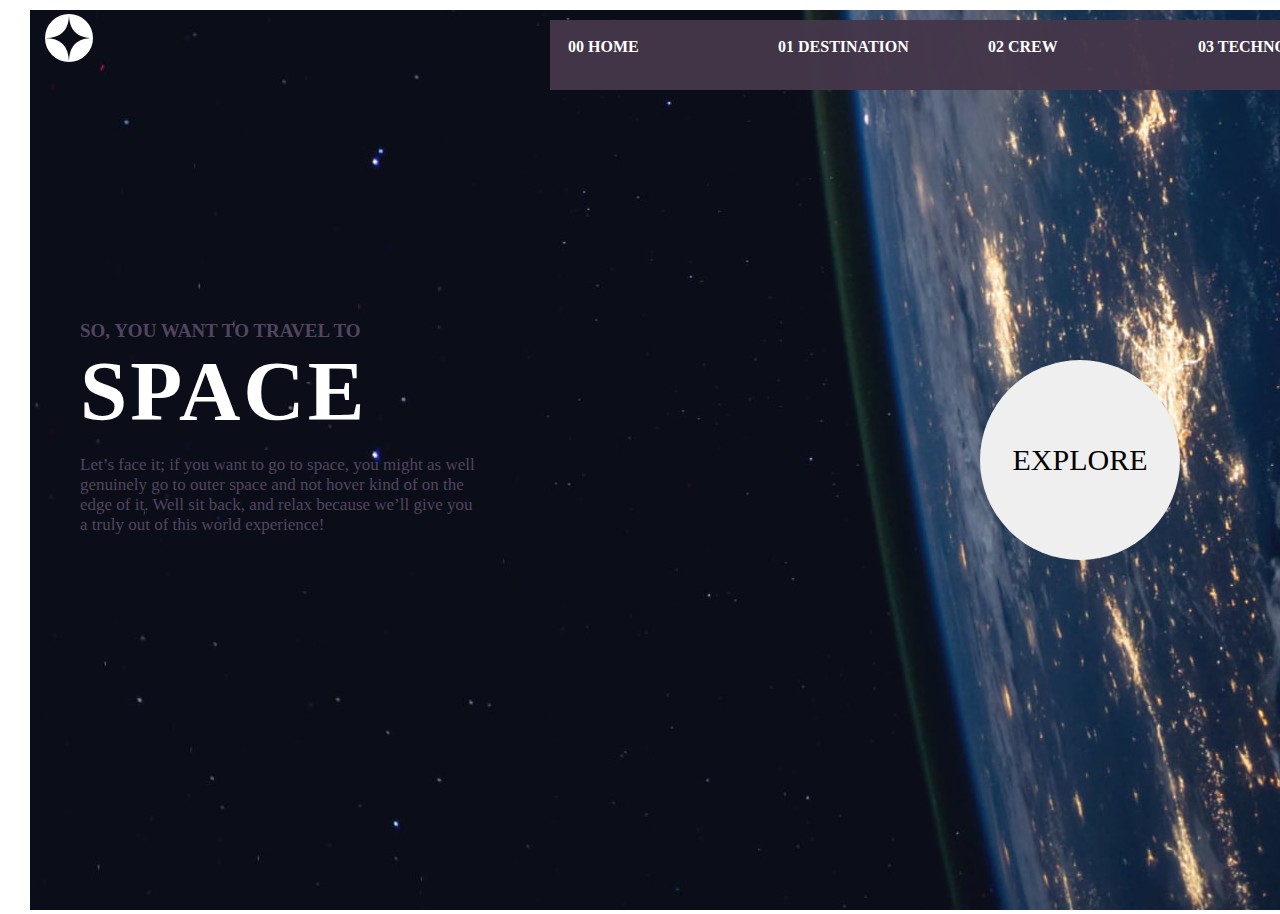
<file: space-tourism-website-main/index.html>
<!DOCTYPE html>
<html lang="en">
<head>
    <link rel="stylesheet" href="style.css">
    <meta charset="UTF-8">
    <meta http-equiv="X-UA-Compatible" content="IE=edge">
    <meta name="viewport" content="width=device-width, initial-scale=1.0">
    <title>Document</title>
</head>
<body>
   <div class="home">
    <div class="background-home-img">
        <img src="starter-code/assets/home/background-home-desktop.jpg" alt="">
    </div>
    <img class="logo" src="starter-code/assets/shared/logo.svg" alt="">
        <ul class="nav-link">
        <li> <a href="">00 Home</a> </li>
        <li> <a href="dest.html">01 Destination</a> </li>
        <li> <a href="crew.html">02 Crew</a> </li>
        <li> <a href="tech.html">03 Technology</a> </li>
    </ul>



    <div class="text">
       <h1> So, you want to travel to <br> <span>Space</span></h1>
       <h3>  Let’s face it; if you want to go to space, you might as well <br> genuinely go to 
        outer space and not hover kind of on the <br> edge of it. Well sit back, and relax 
        because we’ll give you <br> a truly out of this world experience!
      </h3>
    </div>
    

    <button class="btn">
        Explore
    </button>


   </div>


    <script src="val.js"></script>
</body>
</html>
</file>
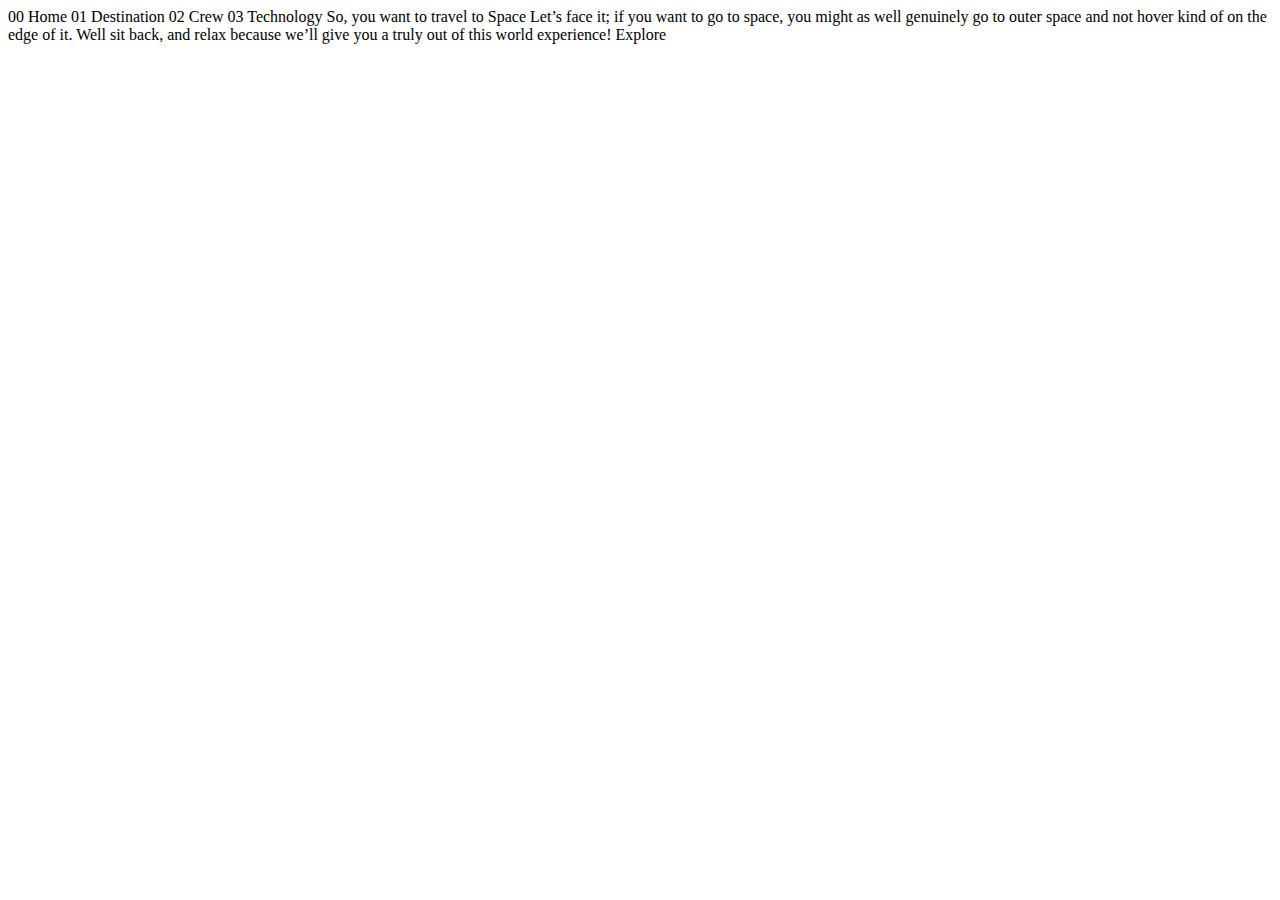
<file: space-tourism-website-main/starter-code/index.html>
<!DOCTYPE html>
<html lang="en">
<head>
  <meta charset="UTF-8">
  <meta name="viewport" content="width=device-width, initial-scale=1.0">

  <link rel="icon" type="image/png" sizes="32x32" href="./assets/favicon-32x32.png">
  
  <title>Frontend Mentor | Space tourism website</title>
</head>
<body>

  00 Home
  01 Destination
  02 Crew
  03 Technology

  So, you want to travel to
  Space
  Let’s face it; if you want to go to space, you might as well genuinely go to 
  outer space and not hover kind of on the edge of it. Well sit back, and relax 
  because we’ll give you a truly out of this world experience!

  Explore

</body>
</html>
</file>
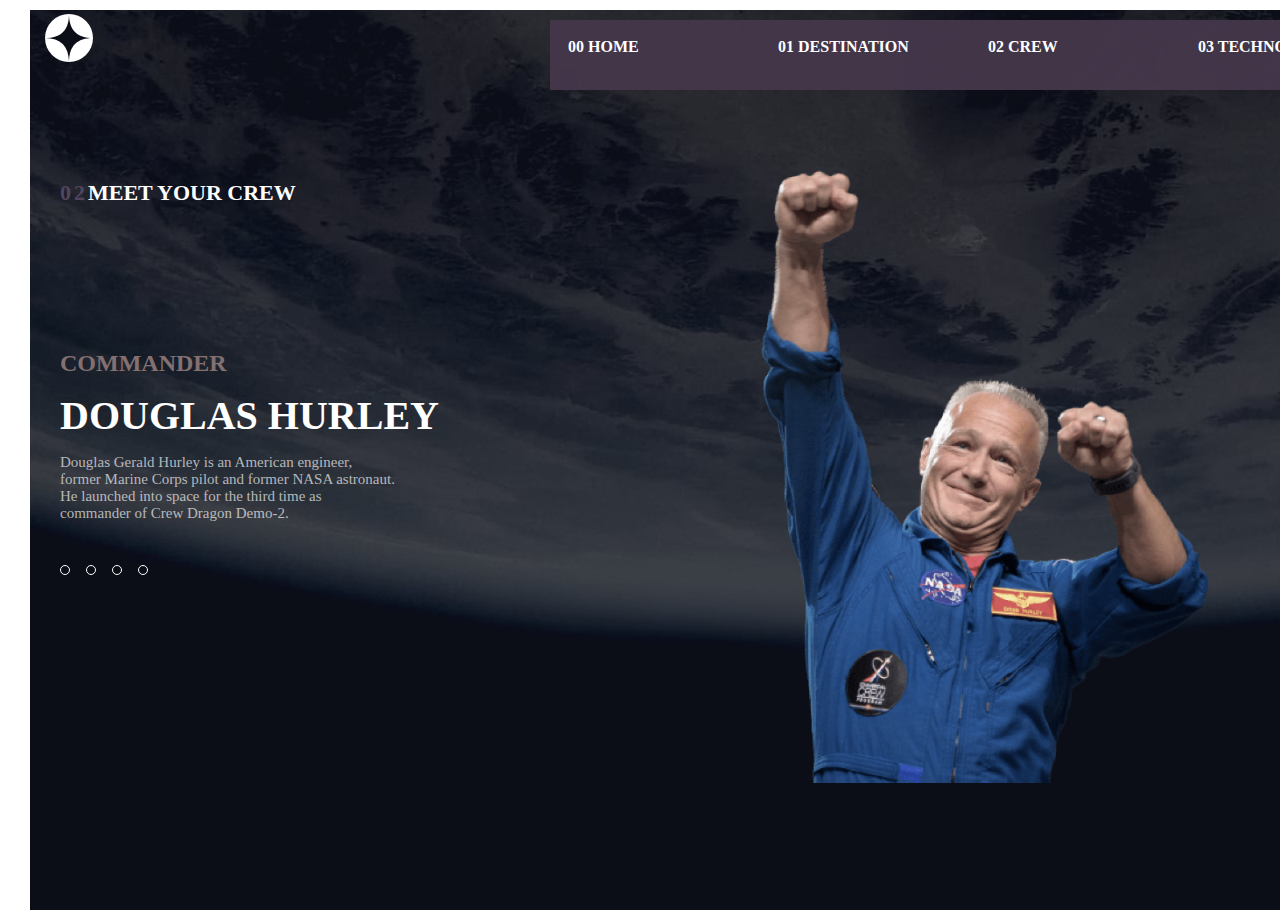
<file: space-tourism-website-main/crew.html>
<!DOCTYPE html>
<html lang="en">
<head>
    <link rel="stylesheet" href="style.css">
    
    <meta charset="UTF-8">
    <meta http-equiv="X-UA-Compatible" content="IE=edge">
    <meta name="viewport" content="width=device-width, initial-scale=1.0">
    <title>Document</title>
    
        
    
</head>
<body>
  <div class="home">
    <div class="background-home-img">
        <img src="starter-code/assets/crew/background-crew-desktop.jpg" alt="">
    </div>
    <img class="logo" src="starter-code/assets/shared/logo.svg" alt="">
        <ul class="nav-link">
        <li> <a href="index.html">00 Home</a> </li>
        <li> <a href="dest.html">01 Destination</a> </li>
        <li> <a href="">02 Crew</a> </li>
        <li> <a href="tech.html">03 Technology</a> </li>
    </ul>
    
    <div class="destination">
        <h1> <span> 02</span>Meet your crew</h1>
    </div>
<div class="crew-text">
    <h2>Commander</h2>
    <h1>Douglas Hurley</h1>
    <h3>Douglas Gerald Hurley is an American engineer, <br> former Marine Corps pilot 
        and former NASA astronaut. <br> He launched into space for the third time as <br>
        commander of Crew Dragon Demo-2. </h3>
</div>

<div id="buttons">
    <button id="btn5" onclick="window.open('crew.html','_self')"></button>
    <button id="btn2" onclick="window.open('crew5.html','_self')"></button>
    <button id="btn3" onclick="window.open('crew3.html','_self')"></button>
    <button id="btn4" onclick="window.open('crew4.html','_self')"></button>
</div>

<img src="starter-code/assets/crew/image-douglas-hurley.png" class="img-dougla" alt="">

 </div>



</body>
</html>
</file>
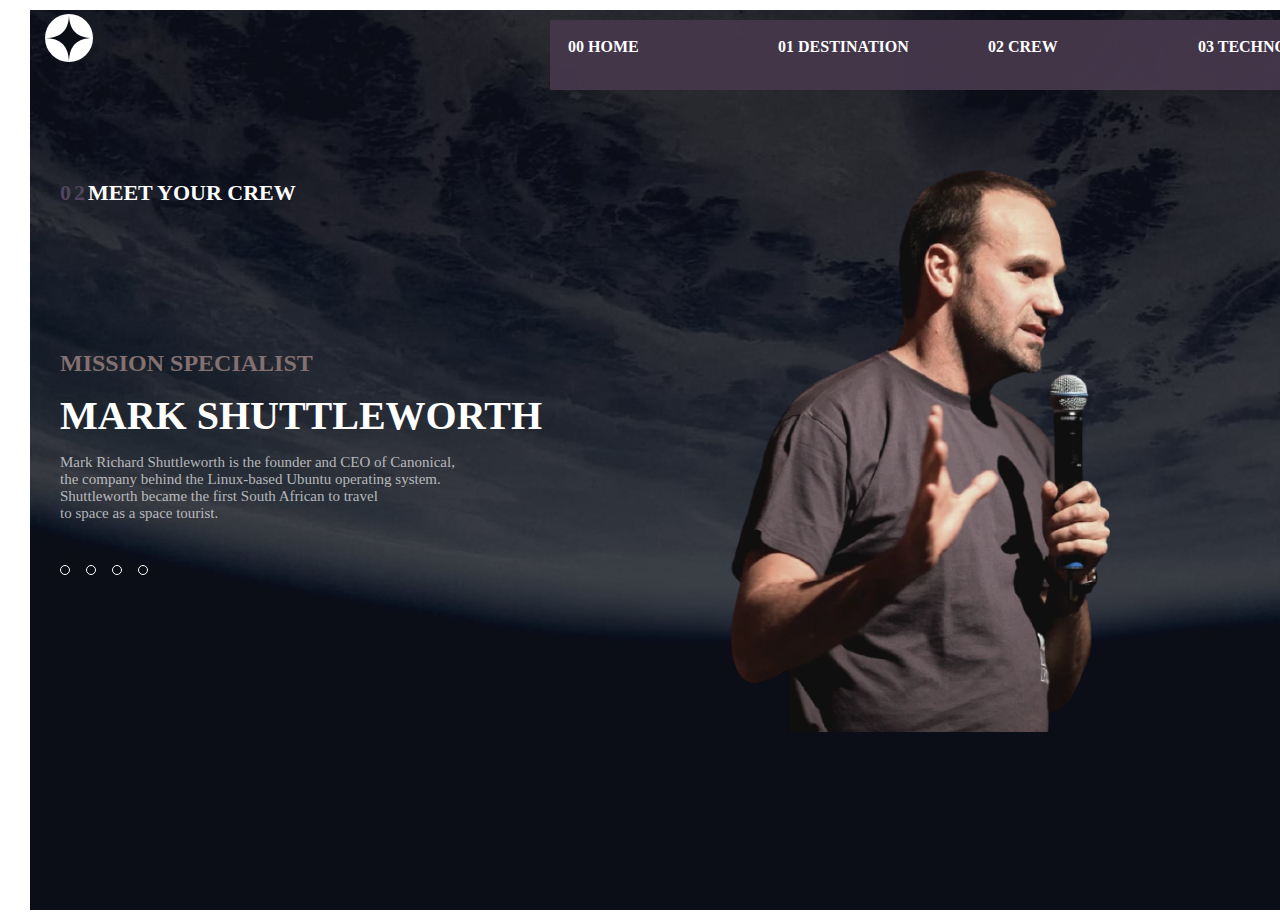
<file: space-tourism-website-main/crew3.html>
<!DOCTYPE html>
<html lang="en">
<head>
    <link rel="stylesheet" href="style.css">
    
    <meta charset="UTF-8">
    <meta http-equiv="X-UA-Compatible" content="IE=edge">
    <meta name="viewport" content="width=device-width, initial-scale=1.0">
    <title>Document</title>
</head>
<body>
    <div class="home3">
        <div class="background-home-img">
            <img src="starter-code/assets/crew/background-crew-desktop.jpg" alt="">
        </div>
        <img class="logo" src="starter-code/assets/shared/logo.svg" alt="">
            <ul class="nav-link">
            <li> <a href="index.html">00 Home</a> </li>
            <li> <a href="dest.html">01 Destination</a> </li>
            <li> <a href="">02 Crew</a> </li>
            <li> <a href="tech.html">03 Technology</a> </li>
        </ul>
        
        <div class="destination">
            <h1> <span> 02</span>Meet your crew</h1>
        </div>
    <div class="crew-text">
        <h2>Mission Specialist</h2>
        <h1> Mark Shuttleworth</h1>
        <h3> Mark Richard Shuttleworth is the founder and CEO of Canonical, <br> the company behind 
            the Linux-based Ubuntu operating system. <br> Shuttleworth became the first South 
            African to travel <br> to space as a space tourist. </h3>
    </div>
    
    <div id="buttons">
        <button id="btn5" onclick="window.open('crew.html','_self')"></button>
        <button id="btn2" onclick="window.open('crew5.html','_self')"></button>
        <button id="btn3"></button>
        <button id="btn4" onclick="window.open('crew4.html','_self')"></button>
    </div>
    
    <img src="starter-code/assets/crew/image-mark-shuttleworth.webp" class="img-ansari" alt="">
    
     </div>

</body>
</html>
</file>
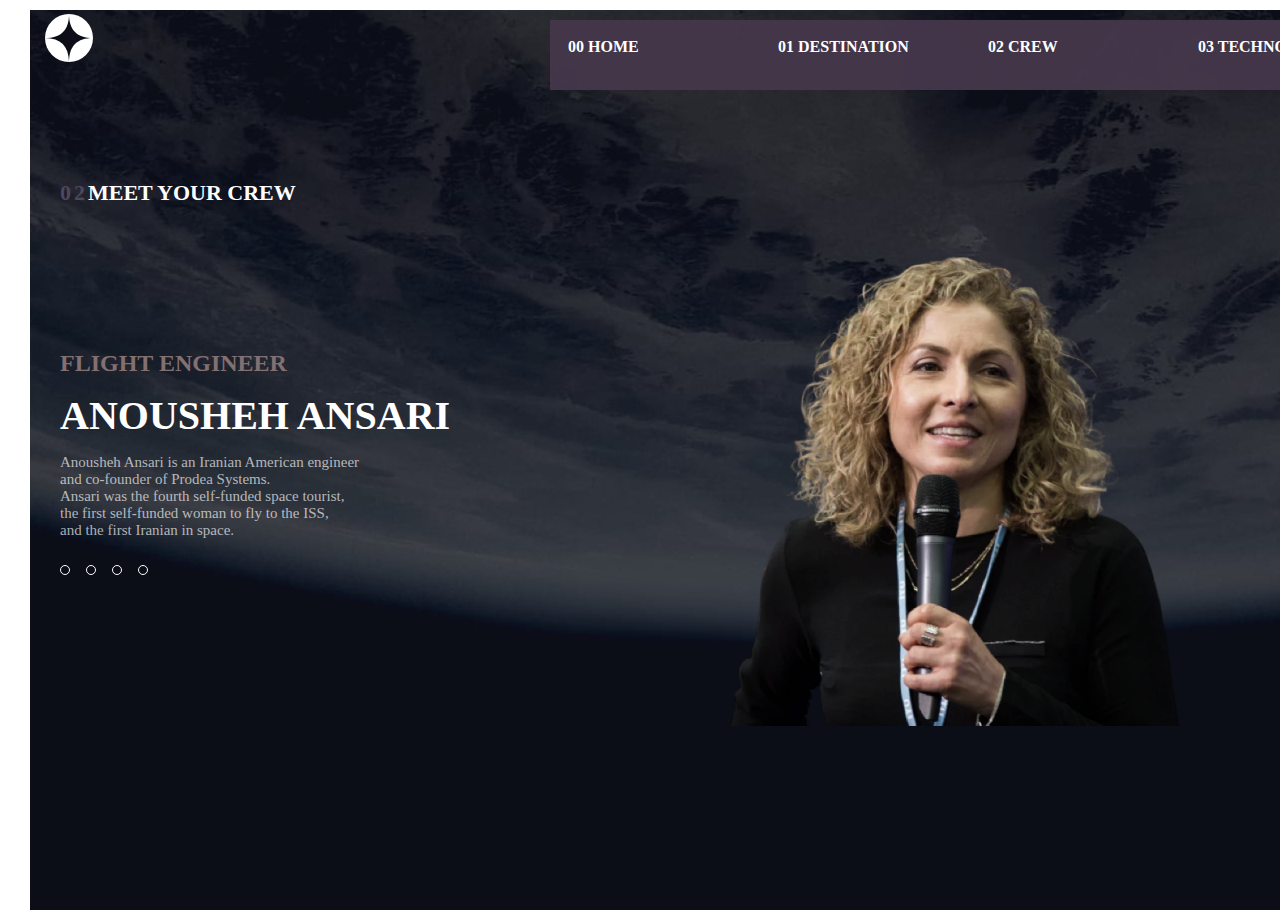
<file: space-tourism-website-main/crew4.html>
<!DOCTYPE html>
<html lang="en">
<head>
    <link rel="stylesheet" href="style.css">
    
    <meta charset="UTF-8">
    <meta http-equiv="X-UA-Compatible" content="IE=edge">
    <meta name="viewport" content="width=device-width, initial-scale=1.0">
    <title>Document</title>
</head>
<body>
    <div class="home3">
        <div class="background-home-img">
            <img src="starter-code/assets/crew/background-crew-desktop.jpg" alt="">
        </div>
        <img class="logo" src="starter-code/assets/shared/logo.svg" alt="">
            <ul class="nav-link">
            <li> <a href="index.html">00 Home</a> </li>
            <li> <a href="dest.html">01 Destination</a> </li>
            <li> <a href="">02 Crew</a> </li>
            <li> <a href="tech.html">03 Technology</a> </li>
        </ul>
        
        <div class="destination">
            <h1> <span> 02</span>Meet your crew</h1>
        </div>
    <div class="crew-text">
        <h2>Flight Engineer</h2>
        <h1> Anousheh Ansari</h1>
        <h3> Anousheh Ansari is an Iranian American engineer <br> and co-founder of Prodea Systems. <br>
            Ansari was the fourth self-funded space tourist,<br> the first self-funded woman to 
            fly to the ISS,<br> and the first Iranian in space. </h3>
    </div>
    
    <div id="buttons">
        <button id="btn5" onclick="window.open('crew.html','_self')"></button>
        <button id="btn2" onclick="window.open('crew5.html','_self')"></button>
        <button id="btn3" onclick="window.open('crew3.html','_self')"></button>
        <button id="btn4" onclick="window.open('crew4.html','_self')"></button>
    </div>
    
    <img src="starter-code/assets/crew/image-anousheh-ansari.webp" class="img-ansar" alt="">
    
     </div>

</body>
</html>
</file>
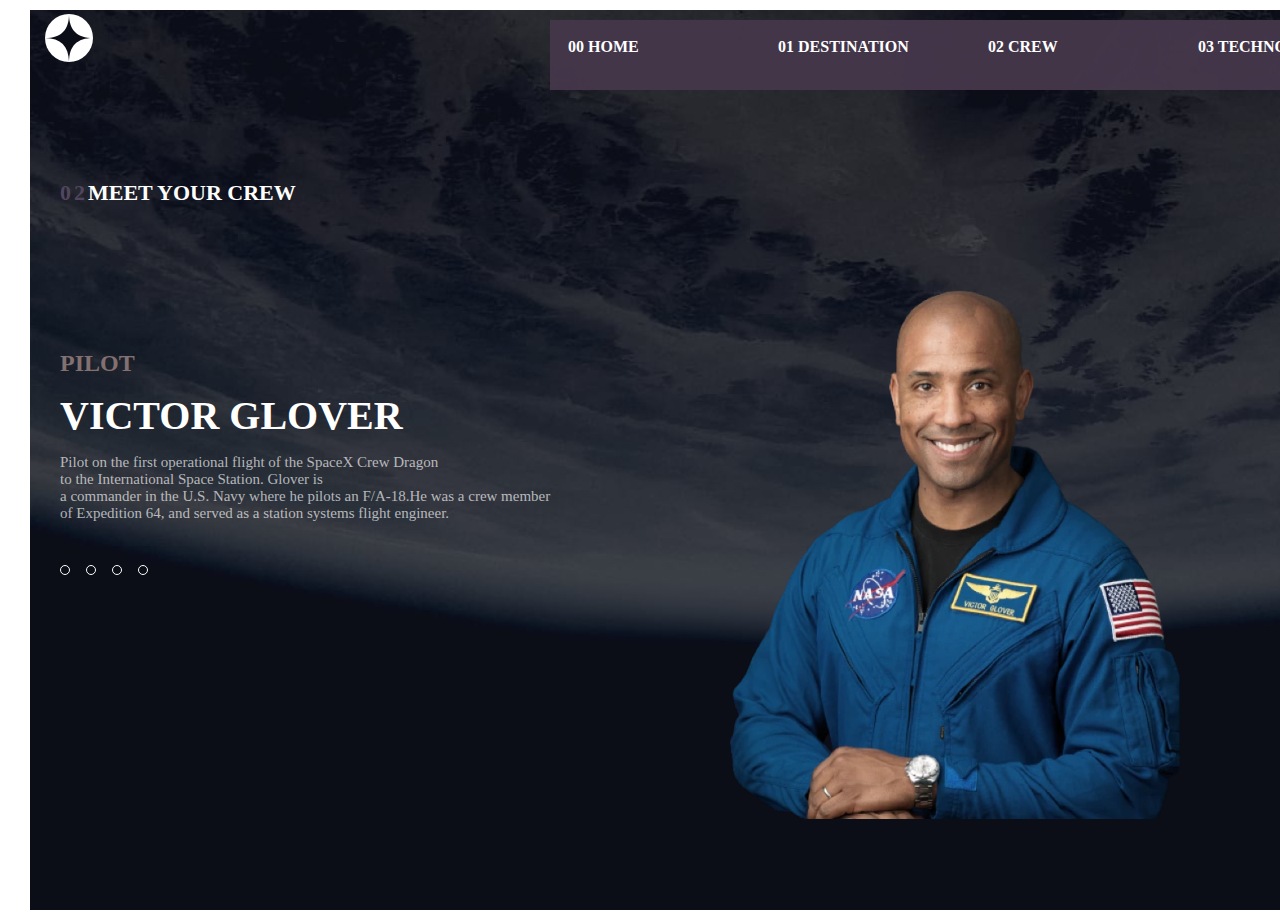
<file: space-tourism-website-main/crew5.html>
<!DOCTYPE html>
<html lang="en">
<head>
    <link rel="stylesheet" href="style.css">
    
    <meta charset="UTF-8">
    <meta http-equiv="X-UA-Compatible" content="IE=edge">
    <meta name="viewport" content="width=device-width, initial-scale=1.0">
    <title>Document</title>
    
        
    
</head>
<body>
  <div class="home">
    <div class="background-home-img">
        <img src="starter-code/assets/crew/background-crew-desktop.jpg" alt="">
    </div>
    <img class="logo" src="starter-code/assets/shared/logo.svg" alt="">
        <ul class="nav-link">
        <li> <a href="index.html">00 Home</a> </li>
        <li> <a href="dest.html">01 Destination</a> </li>
        <li> <a href="">02 Crew</a> </li>
        <li> <a href="tech.html">03 Technology</a> </li>
    </ul>
    
    <div class="destination">
        <h1> <span> 02</span>Meet your crew</h1>
    </div>
<div class="crew-text">
    <h2>Pilot</h2>
    <h1>Victor Glover</h1>
    <h3>Pilot on the first operational flight of the SpaceX Crew Dragon <br> to the 
        International Space Station. Glover is <br> a commander in the U.S. Navy where 
        he pilots an F/A-18.He was a crew member <br> of Expedition 64, and served as a 
        station systems flight engineer. </h3>
</div>

<div id="buttons">
    <button id="btn5" onclick="window.open('crew.html','_self')"></button>
    <button id="btn2" ></button>
    <button id="btn3" onclick="window.open('crew3.html','_self')"></button>
    <button id="btn4" onclick="window.open('crew4.html','_self')"></button>
</div>

<img src="starter-code/assets/crew/image-victor-glover.webp" class="img-douglas" alt="">

 </div>



</body>
</html>
</file>
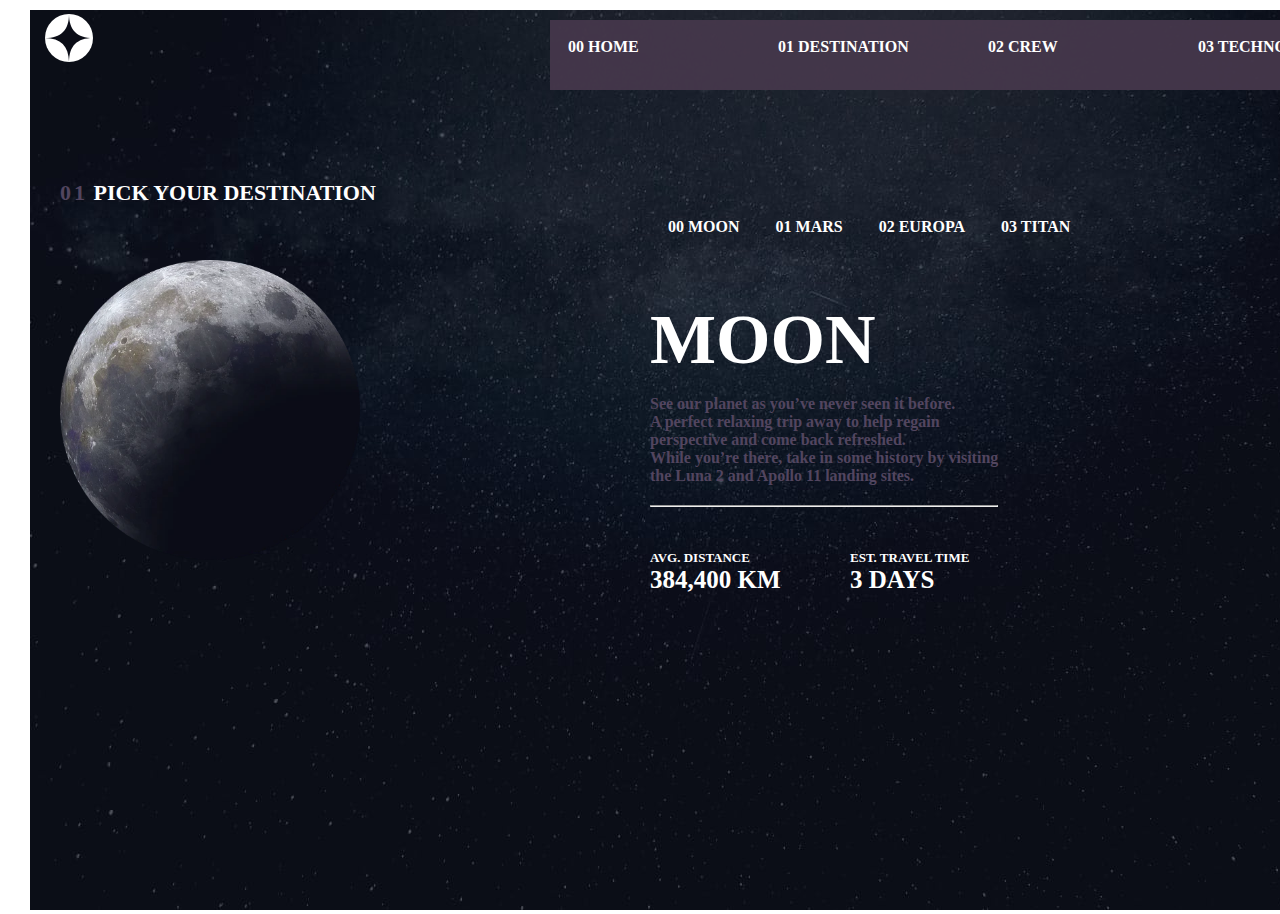
<file: space-tourism-website-main/dest.html>
<!DOCTYPE html>
<html lang="en">
<head>
    <link rel="stylesheet" href="style.css">
    <meta charset="UTF-8">
    <meta http-equiv="X-UA-Compatible" content="IE=edge">
    <meta name="viewport" content="width=device-width, initial-scale=1.0">
    <title>Document</title>
</head>
<body>
   <div class="home">
    <div class="background-home-img">
        <img src="starter-code/assets/destination/background-destination-desktop.jpg" alt="">
    </div>
    <img class="logo" src="starter-code/assets/shared/logo.svg" alt="">
        <ul class="nav-link">
        <li> <a href="index.html">00 Home</a> </li>
        <li> <a href="">01 Destination</a> </li>
        <li> <a href="crew.html">02 Crew</a> </li>
        <li> <a href="tech.html">03 Technology</a> </li>
    </ul>
    
    <div class="destination">
        <h1> <span> 01</span> Pick your destination</h1>
        <img class="img-moon" src="starter-code/assets/destination/image-moon.webp" alt="">
    </div>

    <ul class="nav-links">
        <li> <a href="dest.html">00 Moon</a> </li>
        <li> <a href="mars.html">01 Mars</a> </li>
        <li> <a href="europa.html">02 Europa</a> </li>
        <li> <a href="titan.html">03 Titan</a> </li>
    </ul>

    <div class="moon-text">
        <h1>MOON</h1>
        <h2>See our planet as you’ve never seen it before. <br> A perfect relaxing trip away to help 
            regain <br> perspective and come back refreshed. <br> While you’re there, take in some history 
            by visiting <br> the Luna 2 and Apollo 11 landing sites.</h2>
            <hr class="hr">
    </div>


    <div class="avg-distance">
        <p>Avg. distance</p>
        <h1> 384,400 km</h1>
    </div>
    
    <div class="travel-time">
        <p>Est. travel time</p>
        <h1>3 days</h1>
    </div>

</div>






























    <script src="val.js"></script>
</body>
</html>
</file>
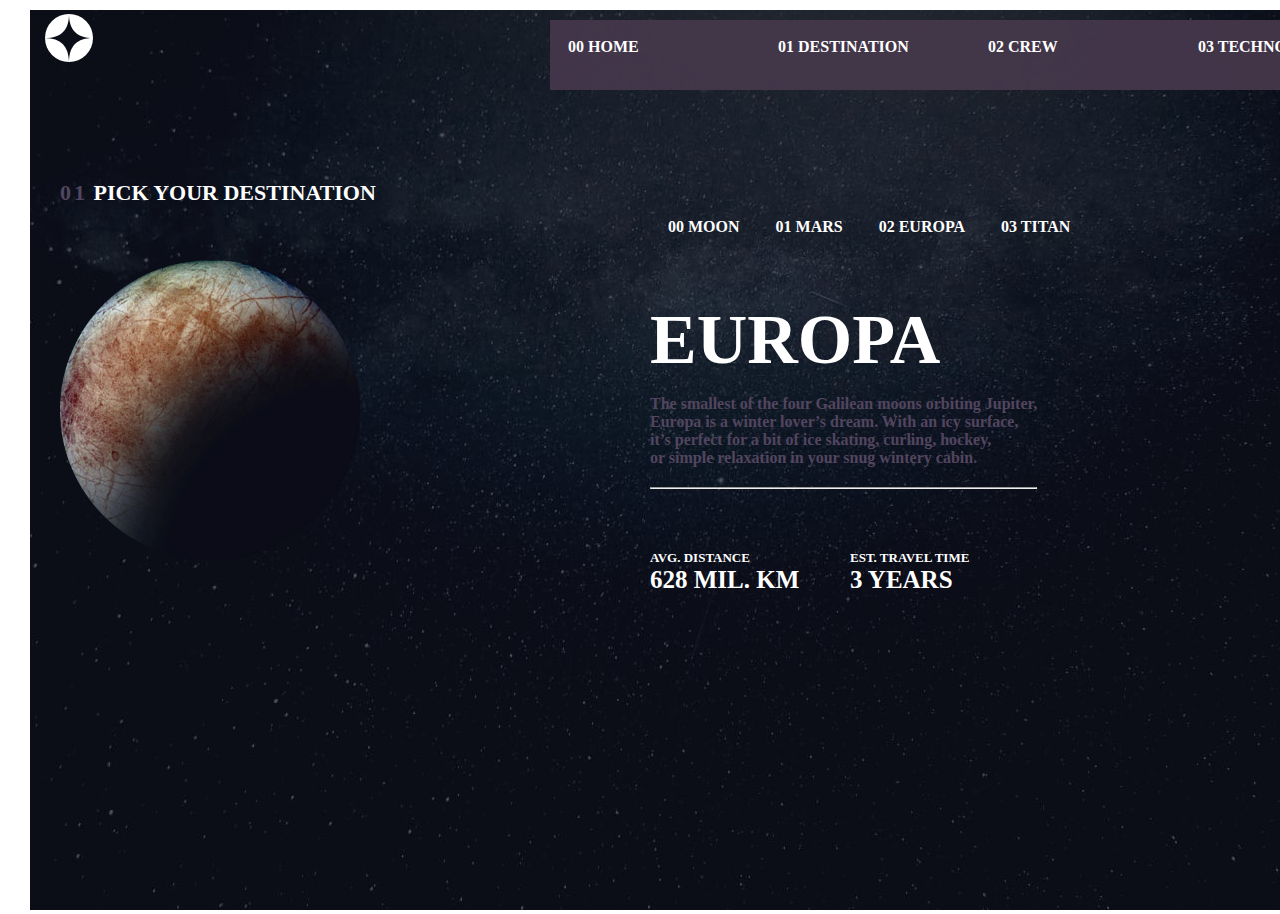
<file: space-tourism-website-main/europa.html>
<!DOCTYPE html>
<html lang="en">
<head>
    <link rel="stylesheet" href="style.css">
    <meta charset="UTF-8">
    <meta http-equiv="X-UA-Compatible" content="IE=edge">
    <meta name="viewport" content="width=device-width, initial-scale=1.0">
    <title>Document</title>
</head>
<body>
   <div class="home">
    <div class="background-home-img">
        <img src="starter-code/assets/destination/background-destination-desktop.jpg" alt="">
    </div>
    <img class="logo" src="starter-code/assets/shared/logo.svg" alt="">
        <ul class="nav-link">
        <li> <a href="index.html">00 Home</a> </li>
        <li> <a href="">01 Destination</a> </li>
        <li> <a href="crew.html">02 Crew</a> </li>
        <li> <a href="tech.html">03 Technology</a> </li>
    </ul>
    
    <div class="destination">
        <h1> <span> 01</span> Pick your destination</h1>
        <img class="img-moon" src="starter-code/assets/destination/image-europa.webp" alt="">
    </div>

    <ul class="nav-links">
        <li> <a href="dest.html">00 Moon</a> </li>
        <li> <a href="mars.html">01 Mars</a> </li>
        <li> <a href="">02 Europa</a> </li>
        <li> <a href="titan.html">03 Titan</a> </li>
    </ul>

    <div class="moon-text">
        <h1>EUROPA</h1>
        <h2> The smallest of the four Galilean moons orbiting Jupiter, <br> Europa is a 
            winter lover’s dream.  With an icy surface, <br> it’s perfect for a bit of 
            ice skating, curling, hockey,<br> or simple relaxation in your snug 
            wintery cabin.
        </h2>        
            <hr class="hr">
    </div>


    <div class="avg-distance">
        <p>Avg. distance</p>
        <h1>628 mil. km</h1>
    </div>
    
    <div class="travel-time">
        <p>Est. travel time</p>
        <h1> 3 years</h1>
    </div>

</div>




    <script src="val.js"></script>
</body>
</html>
</file>
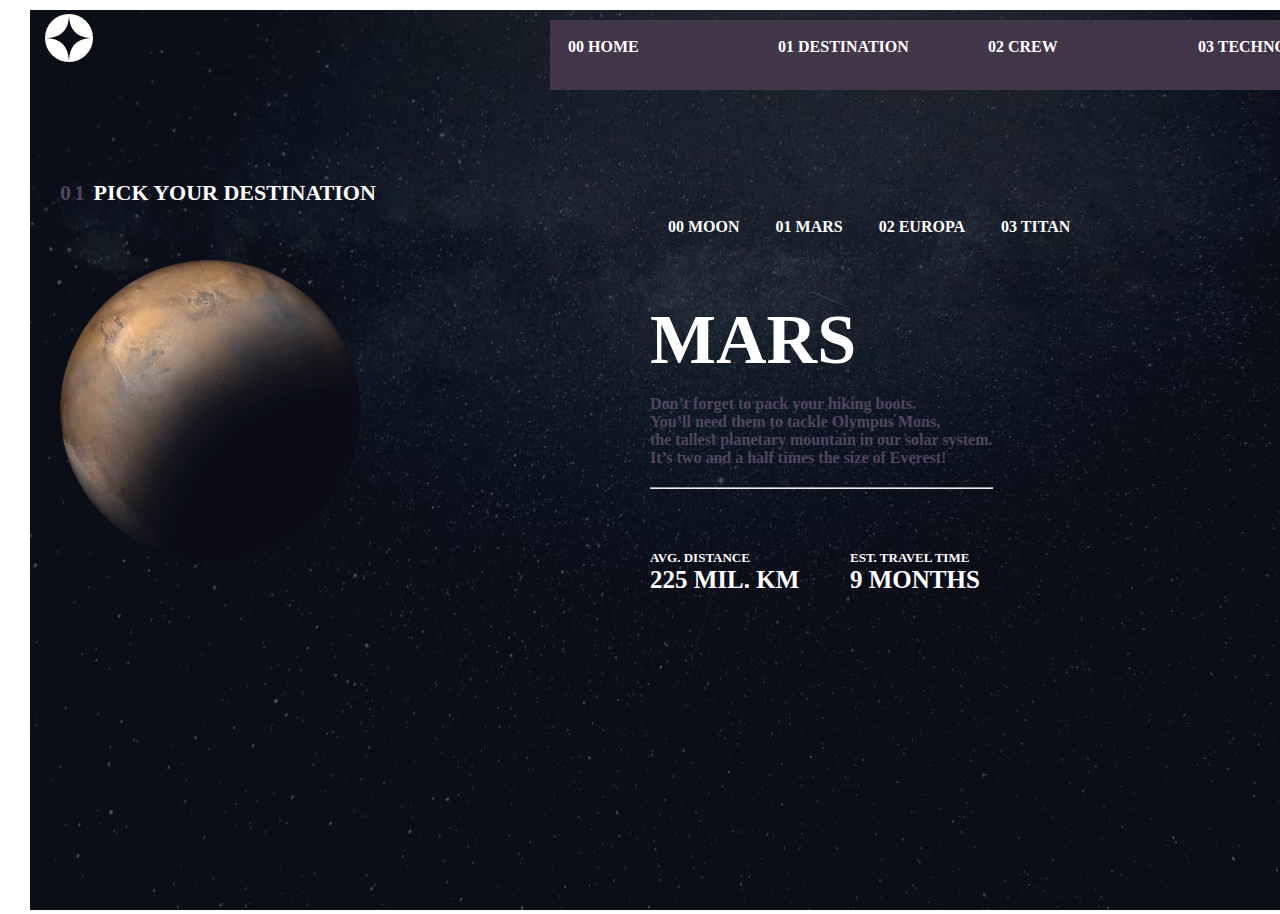
<file: space-tourism-website-main/mars.html>
<!DOCTYPE html>
<html lang="en">
<head>
    <link rel="stylesheet" href="style.css">
    <meta charset="UTF-8">
    <meta http-equiv="X-UA-Compatible" content="IE=edge">
    <meta name="viewport" content="width=device-width, initial-scale=1.0">
    <title>Document</title>
</head>
<body>
   <div class="home">
    <div class="background-home-img">
        <img src="starter-code/assets/destination/background-destination-desktop.jpg" alt="">
    </div>
    <img class="logo" src="starter-code/assets/shared/logo.svg" alt="">
        <ul class="nav-link">
        <li> <a href="index.html">00 Home</a> </li>
        <li> <a href="">01 Destination</a> </li>
        <li> <a href="crew.html">02 Crew</a> </li>
        <li> <a href="tech.html">03 Technology</a> </li>
    </ul>
    
    <div class="destination">
        <h1> <span> 01</span> Pick your destination</h1>
        <img class="img-moon" src="starter-code/assets/destination/image-mars.webp" alt="">
    </div>

    <ul class="nav-links">
        <li> <a href="dest.html">00 Moon</a> </li>
        <li> <a href="">01 Mars</a> </li>
        <li> <a href="europa.html">02 Europa</a> </li>
        <li> <a href="titan.html">03 Titan</a> </li>
    </ul>

    <div class="moon-text">
        <h1>MARS</h1>
        <h2> Don’t forget to pack your hiking boots. <br> You’ll need them to tackle Olympus Mons,<br> 
            the tallest planetary mountain in our solar system. <br> It’s two and a half times 
            the size of Everest!  
        </h2>        
            <hr class="hr">
    </div>


    <div class="avg-distance">
        <p>Avg. distance</p>
        <h1>225 mil. km</h1>
    </div>
    
    <div class="travel-time">
        <p>Est. travel time</p>
        <h1>9 Months</h1>
    </div>

</div>




    <script src="val.js"></script>
</body>
</html>
</file>
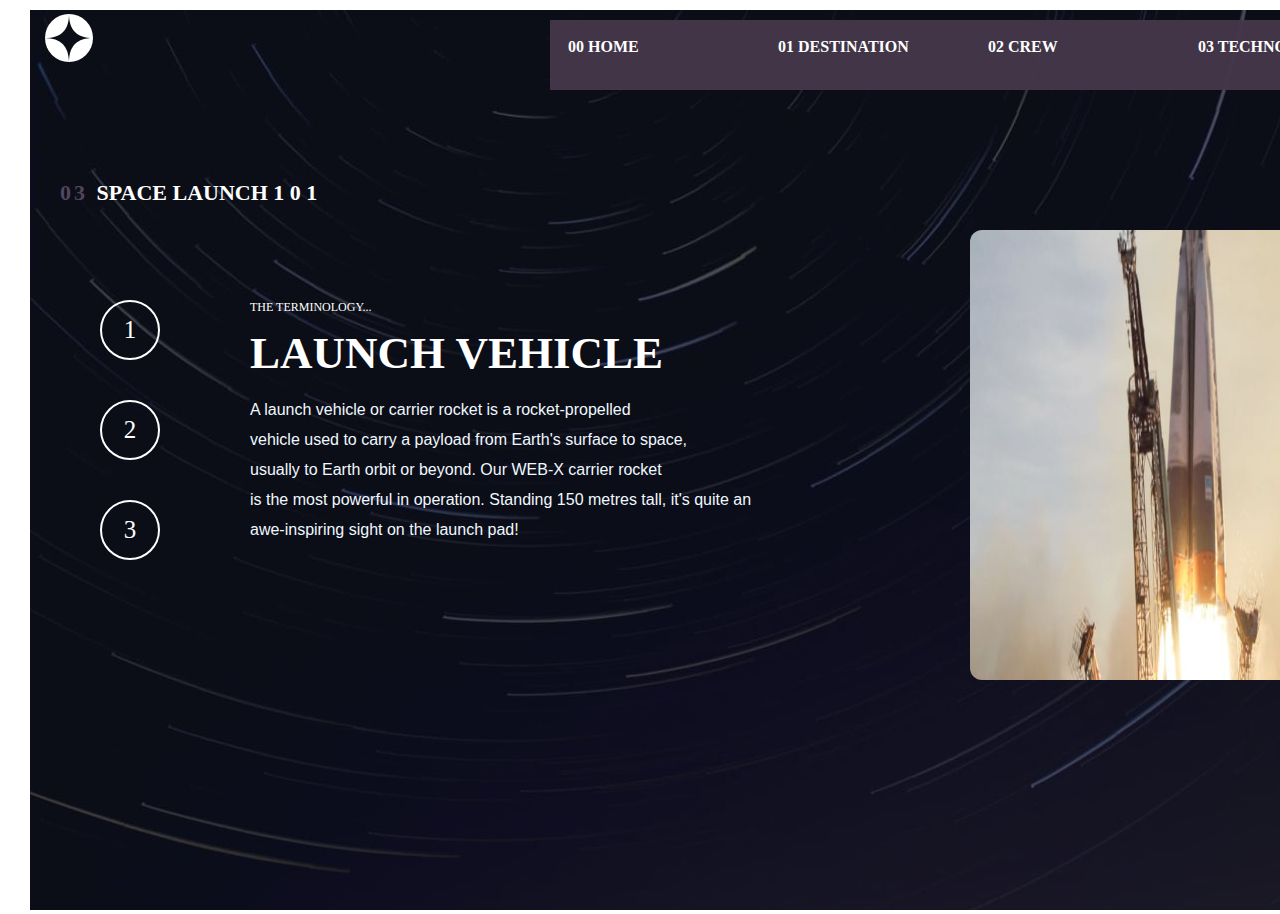
<file: space-tourism-website-main/tech.html>
<!DOCTYPE html>
<html lang="en">
<head>
    <link rel="stylesheet" href="style.css">
    
    <meta charset="UTF-8">
    <meta http-equiv="X-UA-Compatible" content="IE=edge">
    <meta name="viewport" content="width=device-width, initial-scale=1.0">
    <title>Document</title>
    
    
</head>
<body>
  <div class="home">
    <div class="background-home-img">
        <img src="starter-code/assets/technology/background-technology-desktop.jpg" alt="">
    </div>
    <img class="logo" src="starter-code/assets/shared/logo.svg" alt="">
        <ul class="nav-link">
        <li> <a href="index.html">00 Home</a> </li>
        <li> <a href="dest.html">01 Destination</a> </li>
        <li> <a href="">02 Crew</a> </li>
        <li> <a href="tech.html">03 Technology</a> </li>
    </ul>
    
    <div class="destination">
        <h1> <span> 03 </span> space launch 1 0 1</h1>
    </div>
    


   
    <div class="grid">
        <button class="buttons1">1</button>
        <button class="buttons2" onclick="window.open('tech1.html','_self')">2</button>
        <button class="buttons3" onclick="window.open('tech2.html','_self')">3</button>
    </div>

    <div class="tech-body">
        <h3>The terminology...</h3>
        <h2>Launch vehicle</h2>
        <h1> A launch vehicle or carrier rocket is a rocket-propelled <br> vehicle used to carry a 
            payload from Earth's surface to space, <br> usually to Earth orbit or beyond. Our 
            WEB-X carrier rocket <br> is the most powerful in operation. Standing 150 metres tall, 
            it's quite an <br> awe-inspiring sight on the launch pad!</h1>
    </div>
<img src="starter-code/assets/technology/image-launch-vehicle-landscape.jpg" class="img-vehicle" alt="">
 </div>

 <script src="btn.js">
    


 </script>
</body>
</html>
</file>
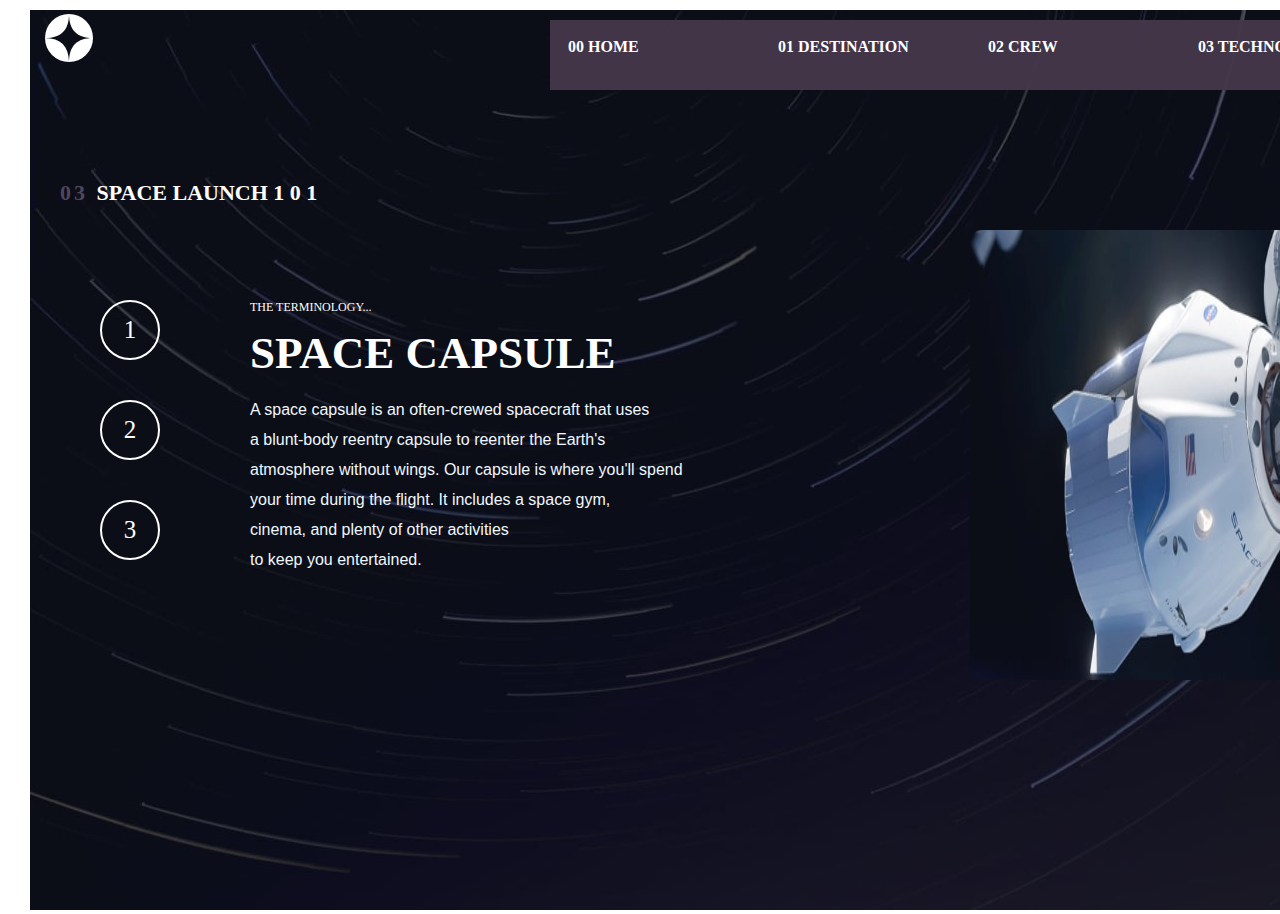
<file: space-tourism-website-main/tech1.html>
<!DOCTYPE html>
<html lang="en">
<head>
    <link rel="stylesheet" href="style.css">
    
    <meta charset="UTF-8">
    <meta http-equiv="X-UA-Compatible" content="IE=edge">
    <meta name="viewport" content="width=device-width, initial-scale=1.0">
    <title>Document</title>

    <style>
        
    </style>
        

</head>
<body>
  <div class="home">
    <div class="background-home-img">
        <img src="starter-code/assets/technology/background-technology-desktop.jpg" alt="">
    </div>
    <img class="logo" src="starter-code/assets/shared/logo.svg" alt="">
        <ul class="nav-link">
        <li> <a href="index.html">00 Home</a> </li>
        <li> <a href="dest.html">01 Destination</a> </li>
        <li> <a href="">02 Crew</a> </li>
        <li> <a href="tech.html">03 Technology</a> </li>
    </ul>
    
    <div class="destination">
        <h1> <span> 03 </span> space launch 1 0 1</h1>
    </div>
    


   
    <div class="grid">
        <button class="buttons1" onclick="window.open('tech.html','_self')">1</button>
        <button class="buttons2">2</button>
        <button class="buttons3" onclick="window.open('tech2.html','_self')">3</button>
    </div>

    <div class="tech-body">
        <h3>The terminology...</h3>
        <h2>Space Capsule</h2>
        <h1> A space capsule is an often-crewed spacecraft that uses <br> a blunt-body reentry 
            capsule to reenter the Earth's <br> atmosphere without wings. Our capsule is where 
            you'll spend <br> your time during the flight. It includes a space gym, <br> cinema, 
            and plenty of other activities <br> to keep you entertained.</h1>
    </div>
<img src="starter-code/assets/technology/image-space-capsule-landscape.jpg" class="img-vehicle" alt="">
 </div>

 <script src="btn.js">
    


 </script>
</body>
</html>
</file>
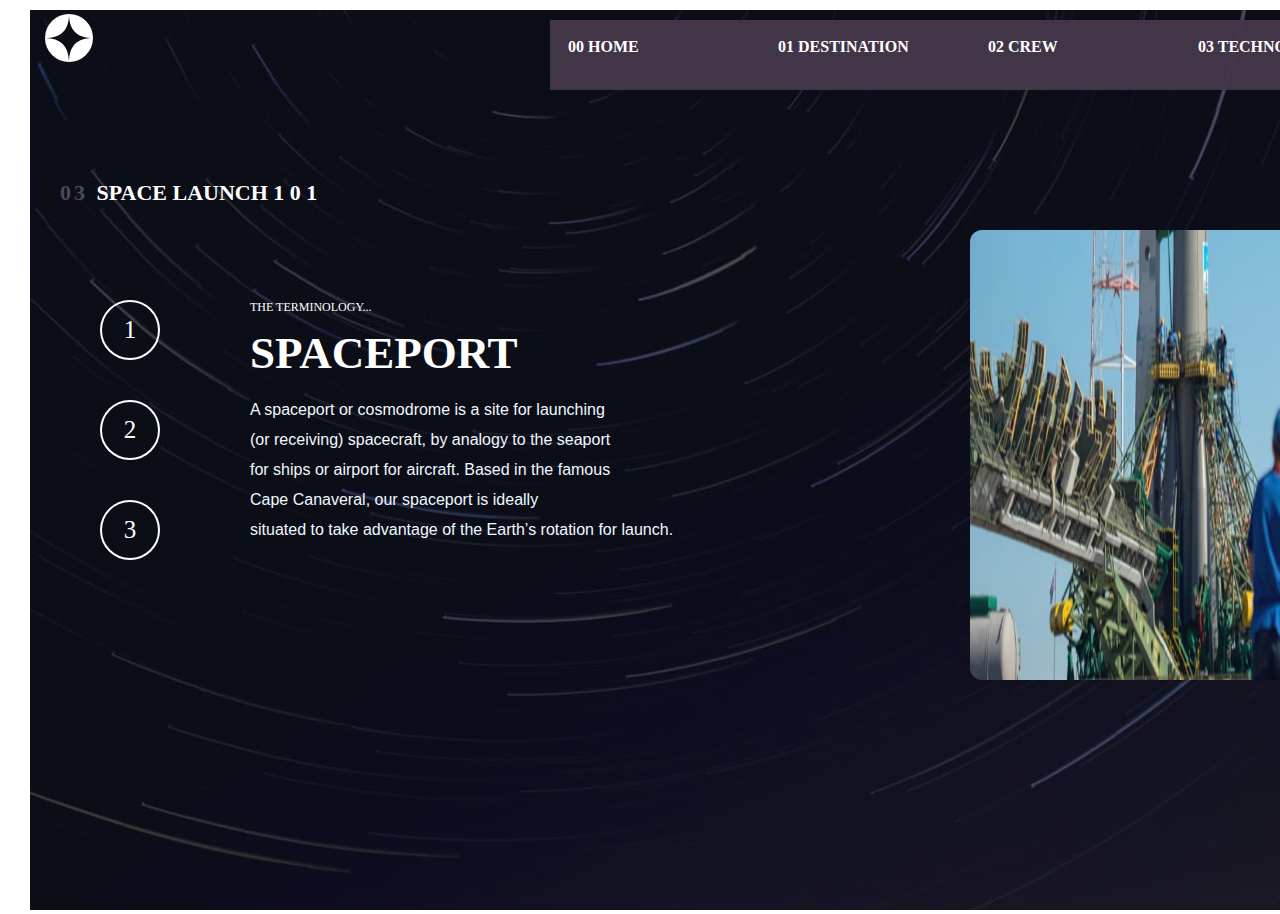
<file: space-tourism-website-main/tech2.html>
<!DOCTYPE html>
<html lang="en">
<head>
    <link rel="stylesheet" href="style.css">
    
    <meta charset="UTF-8">
    <meta http-equiv="X-UA-Compatible" content="IE=edge">
    <meta name="viewport" content="width=device-width, initial-scale=1.0">
    <title>Document</title>
    
    
</head>
<body>
  <div class="home">
    <div class="background-home-img">
        <img src="starter-code/assets/technology/background-technology-desktop.jpg" alt="">
    </div>
    <img class="logo" src="starter-code/assets/shared/logo.svg" alt="">
        <ul class="nav-link">
        <li> <a href="index.html">00 Home</a> </li>
        <li> <a href="dest.html">01 Destination</a> </li>
        <li> <a href="">02 Crew</a> </li>
        <li> <a href="tech.html">03 Technology</a> </li>
    </ul>
    
    <div class="destination">
        <h1> <span> 03 </span> space launch 1 0 1</h1>
    </div>
    


   
    <div class="grid">
        <button class="buttons1" onclick="window.open('tech.html','_self')">1</button>
        <button class="buttons2" onclick="window.open('tech1.html','_self')">2</button>
        <button class="buttons3" onclick="window.open('tech2.html','_self')">3</button>
    </div>

    <div class="tech-body">
        <h3>The terminology...</h3>
        <h2>Spaceport</h2>
        <h1>A spaceport or cosmodrome is a site for launching <br>(or receiving) spacecraft, 
            by analogy to the seaport <br> for ships or airport for aircraft. Based in the 
            famous <br> Cape Canaveral, our spaceport is ideally <br> situated to take advantage 
            of the Earth’s rotation for launch.</h1>
    </div>
<img src="starter-code/assets/technology/image-spaceport-landscape.jpg" class="img-vehicle" alt="">
 </div>

 <script src="btn.js">
    


 </script>
</body>
</html>
</file>
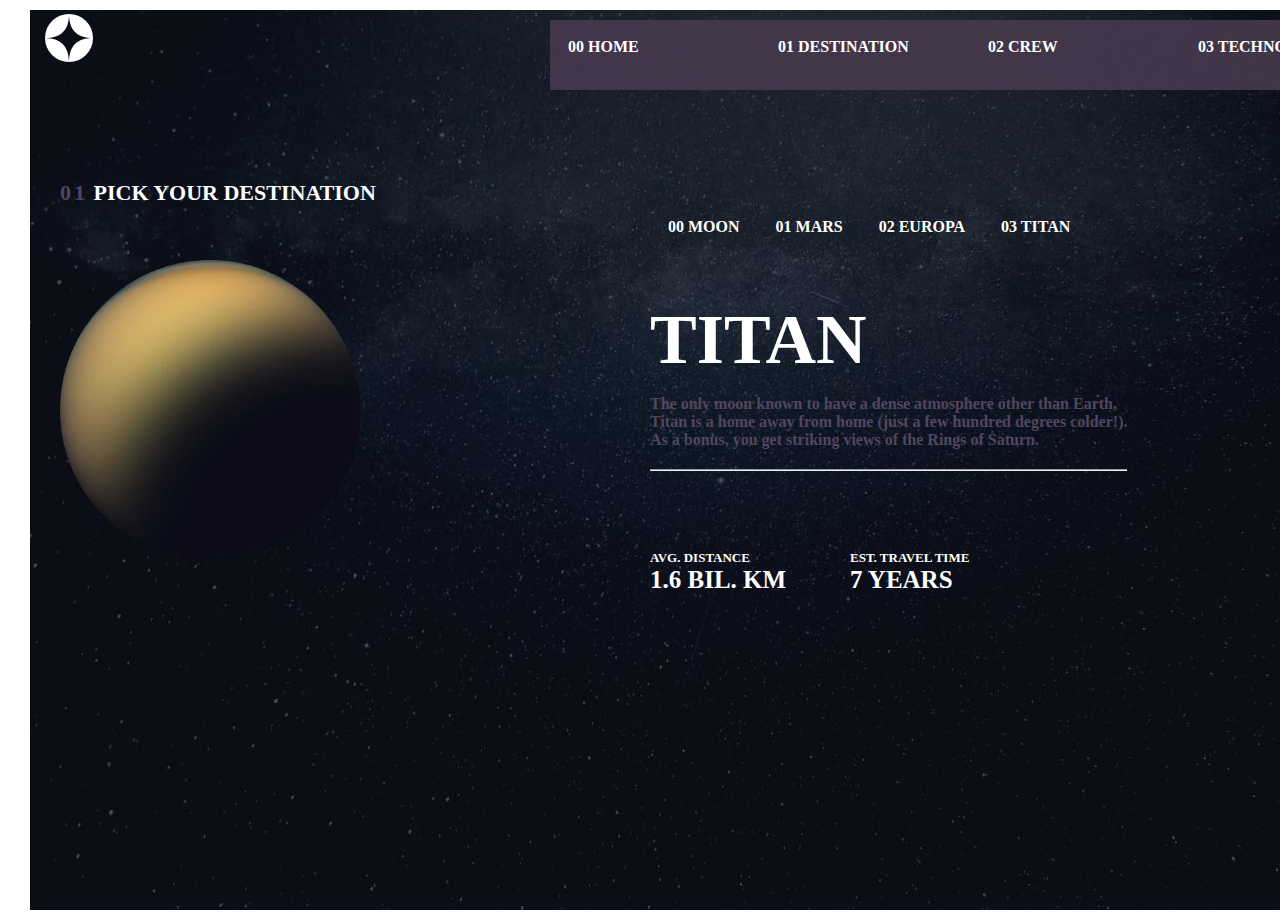
<file: space-tourism-website-main/titan.html>
<!DOCTYPE html>
<html lang="en">
<head>
    <link rel="stylesheet" href="style.css">
    <meta charset="UTF-8">
    <meta http-equiv="X-UA-Compatible" content="IE=edge">
    <meta name="viewport" content="width=device-width, initial-scale=1.0">
    <title>Document</title>
</head>
<body>
   <div class="home">
    <div class="background-home-img">
        <img src="starter-code/assets/destination/background-destination-desktop.jpg" alt="">
    </div>
    <img class="logo" src="starter-code/assets/shared/logo.svg" alt="">
        <ul class="nav-link">
        <li> <a href="index.html">00 Home</a> </li>
        <li> <a href="">01 Destination</a> </li>
        <li> <a href="crew.html">02 Crew</a> </li>
        <li> <a href="tech.html">03 Technology</a> </li>
    </ul>
    
    <div class="destination">
        <h1> <span> 01</span> Pick your destination</h1>
        <img class="img-moon" src="starter-code/assets/destination/image-titan.webp" alt="">
    </div>

    <ul class="nav-links">
        <li> <a href="dest.html">00 Moon</a> </li>
        <li> <a href="mars.html">01 Mars</a> </li>
        <li> <a href="europa.html">02 Europa</a> </li>
        <li> <a href="titan.html">03 Titan</a> </li>
    </ul>

    <div class="moon-text">
        <h1>TITAN</h1>
        <h2> The only moon known to have a dense atmosphere other than Earth,<br> Titan 
            is a home away from home (just a few hundred degrees colder!). <br> As a 
            bonus, you get striking views of the Rings of Saturn.
        </h2>        
            <hr class="hr">
    </div>


    <div class="avg-distance">
        <p>Avg. distance</p>
        <h1>1.6 bil. km</h1>
    </div>
    
    <div class="travel-time">
        <p>Est. travel time</p>
        <h1> 7 years</h1>
    </div>

</div>




    <script src="val.js"></script>
</body>
</html>
</file>
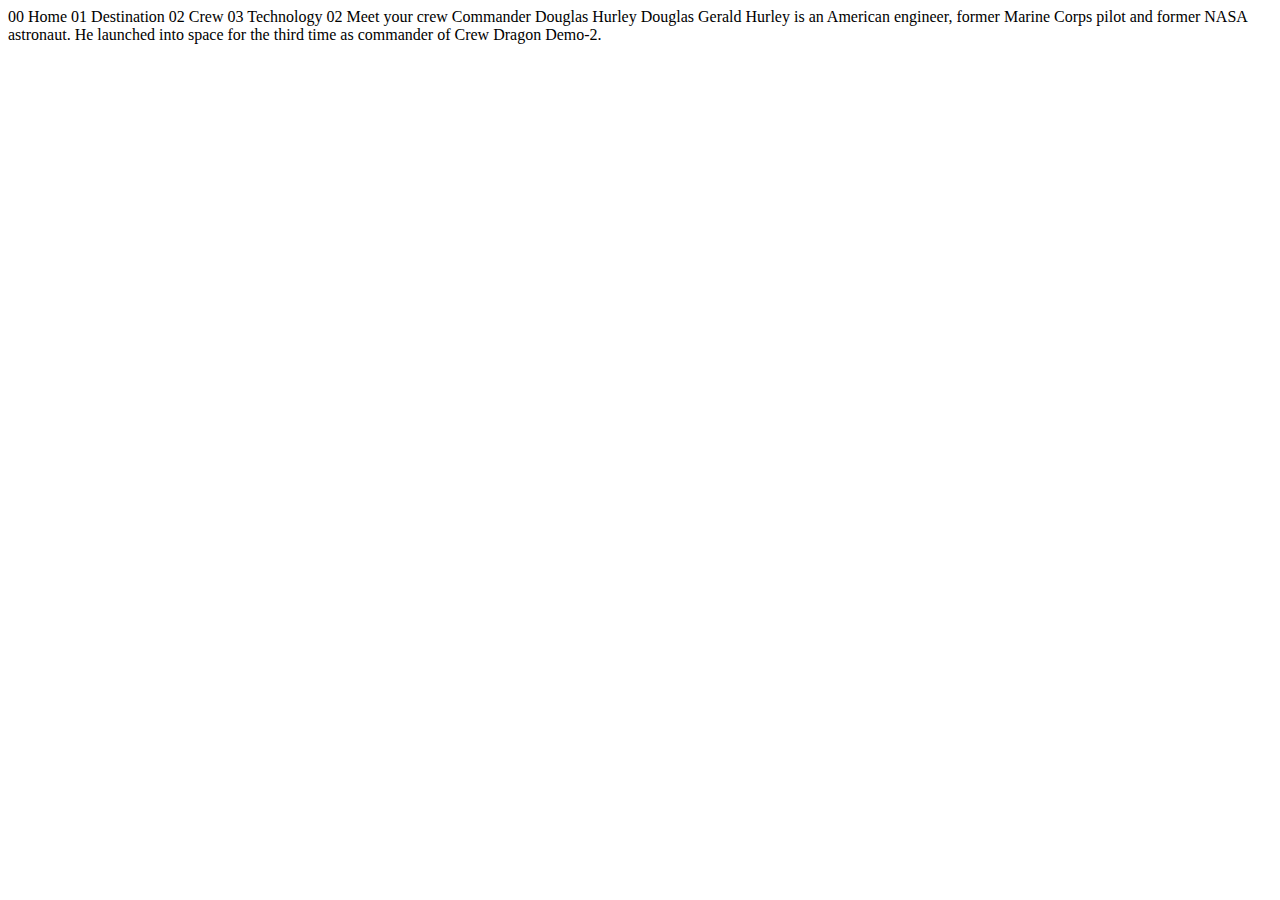
<file: space-tourism-website-main/starter-code/crew-commander.html>
<!DOCTYPE html>
<html lang="en">
<head>
  <meta charset="UTF-8">
  <meta name="viewport" content="width=device-width, initial-scale=1.0">

  <link rel="icon" type="image/png" sizes="32x32" href="./assets/favicon-32x32.png">
  
  <title>Frontend Mentor | Space tourism website</title>
</head>
<body>

  00 Home
  01 Destination
  02 Crew
  03 Technology

  02 Meet your crew

  Commander
  Douglas Hurley

  Douglas Gerald Hurley is an American engineer, former Marine Corps pilot 
  and former NASA astronaut. He launched into space for the third time as 
  commander of Crew Dragon Demo-2.
</body>
</html>
</file>
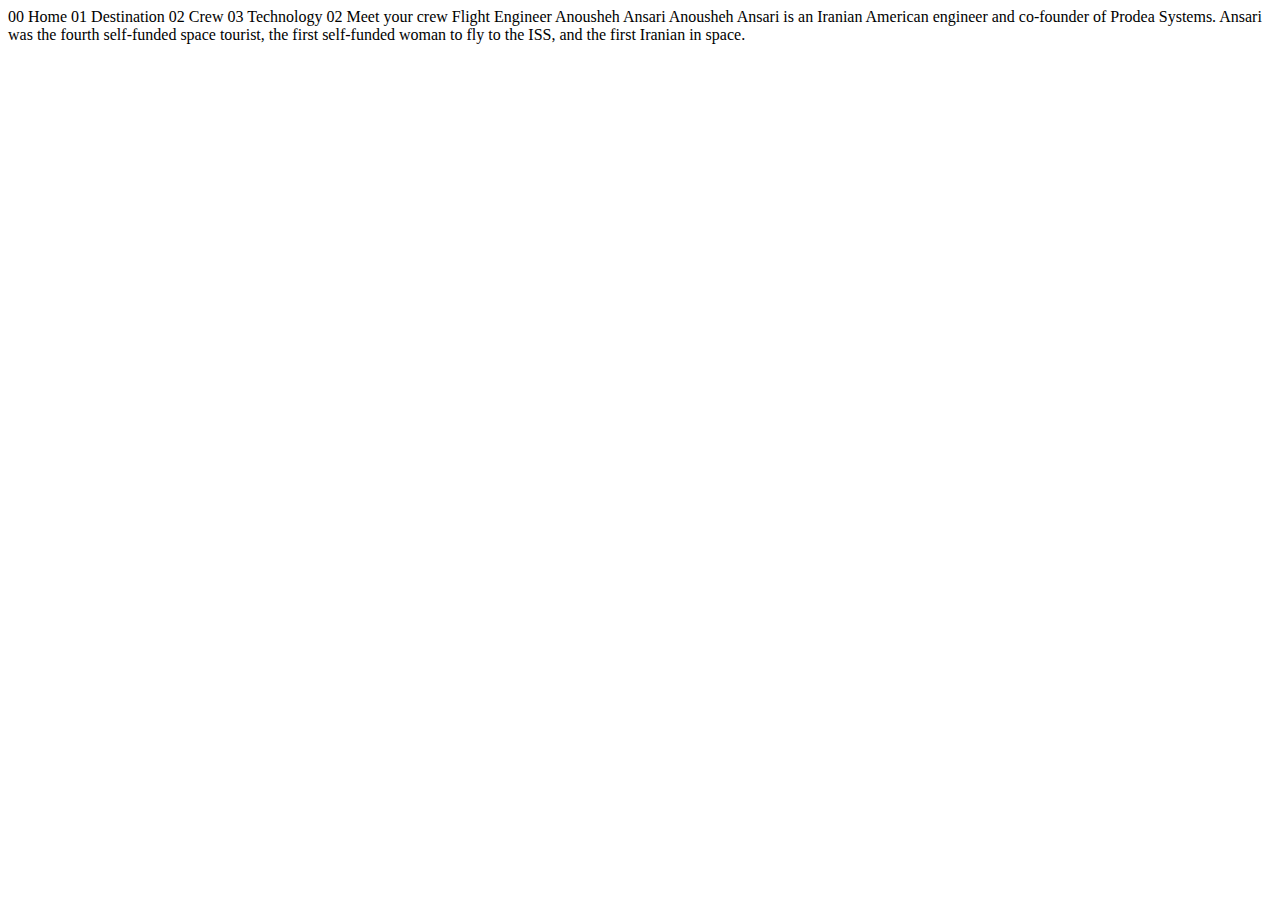
<file: space-tourism-website-main/starter-code/crew-engineer.html>
<!DOCTYPE html>
<html lang="en">
<head>
  <meta charset="UTF-8">
  <meta name="viewport" content="width=device-width, initial-scale=1.0">

  <link rel="icon" type="image/png" sizes="32x32" href="./assets/favicon-32x32.png">
  
  <title>Frontend Mentor | Space tourism website</title>
</head>
<body>

  00 Home
  01 Destination
  02 Crew
  03 Technology

  02 Meet your crew

  Flight Engineer
  Anousheh Ansari

  Anousheh Ansari is an Iranian American engineer and co-founder of Prodea Systems. 
  Ansari was the fourth self-funded space tourist, the first self-funded woman to 
  fly to the ISS, and the first Iranian in space. 
</body>
</html>
</file>
<file: space-tourism-website-main/style.css>
@media screen and (min-width:1000px) {
    *{
        margin: 0;
        padding: 0;
        box-sizing: border-box;
    }
    .buttons1{
        position: absolute;
        top: 300px;
        width: 60px;
        height: 60px;
        border-radius: 50%;
        font-family: serif;
        font-size: 25px;
        left: 100px;
        background: transparent;
        color: white;
        border: 2px solid white;
    }
    
    .buttons2{
        border: 2px solid white;
        position: absolute;
        top: 400px;
        background: transparent;
        width: 60px;
        height: 60px;
        border-radius: 50%;
        font-family: serif;
        font-size: 25px;
        left: 100px;
        color: white;
        border: 2px solid white;
    }
    
    .buttons3{
        border: 2px solid white;
        background: transparent;
        position: absolute;
        top: 500px;
        width: 60px;
        height: 60px;
        border-radius: 50%;
        font-family: serif;
        font-size: 25px;
        left: 100px;
        color: white;
    }
    .tech-body{
        position: absolute;
        left: 250px;
        top: 300px;
        
        color: white;
        font-family: 'Times New Roman', Times, serif;
    }
    .img-vehicle{
        width: 450px;
        height: 450px;
        position: absolute;
        left: 970px;
        top: 230px;
        border-radius: 12px;
    }
    .tech-body h3{
        font-weight: 100;
        text-transform: uppercase;
        font-size: 12px;
        margin-bottom: 12px;
    }
    
    .tech-body h2{
        font-weight: 800;
        text-transform: uppercase;
        font-size: 45px;
        margin-bottom: 16px;
    }
    .tech-body h1{
        font-weight: 200;
        font-size: 16px;
        line-height: 30px;
        font-family: sans-serif;
        margin-bottom: 12px;
        color: aliceblue;
    }
    
    body{
        margin-left: 30px;
        margin-top: 10px;
        overflow: hidden;
    }
    
    
    #btn5:focus{
        background: white;
    }
    #btn2:focus{
        background: white;
    }
    #btn3:focus{
        background: white;
    }
    #btn4:focus{
        background: white;
    }
    
    .img-ansari{
        position: absolute;
        left: 730px;
        top: 170px;
        width: 380px;
    }
    .img-ansar{
        position: absolute;
        left: 730px;
        top: 255px;
        width: 450px;
    }
    .img-douglas{
        position: absolute;
        left: 730px;
        top: 290px;
        width: 450px;
    }
    .img-dougla{
        position: absolute;
        left: 760px;
        top: 170px;
        width: 450px;
    }
    .background-home-img{
        width: 1300px;
        height: 652px;
    }
    .logo{
        position: absolute;
        top: -1px;
        padding: 15px;
    }
    ul li{
        list-style-type: none;
    }
    .nav-link{
        color: white;
        position: absolute;
        display: flex;
        justify-content: center;
        align-items: center;
        left: 550px;
        top: 20px;
    }
    .moon-text{
        position: absolute;
        left: 650px;
        top: 300px;
    }
    .avg-distance{
        position: absolute;
        left: 650px;
        top: 550px;
        text-transform: uppercase;
        color: white;
        font-family: serif;
        font-weight: 800;
    }
    
    .travel-time{
        position: absolute;
        left: 850px;
        top: 550px;
        text-transform: uppercase;
        color: white;
        font-family: serif;
        font-weight: 800;
    }
    
    .avg-distance p{
        font-size: 13px;
    }
    
    .travel-time p{
        font-size: 13px;
    }
    .travel-time h1{
        font-size: 25px;
    }
    
    
    .avg-distance h1{
        font-size: 25px;
    }
    
    .grid button:focus{
        background-color: antiquewhite;
        color: black;
    }
    .buttons1:focus{
        color: black;
        background-color: white;
    }
    
    
    .moon-text h1{
        font-size: 70px;
        font-weight: 800;
        color: white;
        margin-bottom: 15px;
    }
    .moon-text h2{
        margin-bottom: 20px;
       font-size: 16px;
       color: rgb(82, 69, 95);
       font-weight:bold;
       font-family: serif;
       margin-bottom: 20px;
    }
    .hr{
        color: rgb(82, 69, 95);
    }
    .img-moon{
        animation: myFirst 4.5s infinite linear;
    }
    
    @keyframes myFirst{
        0%{
            transform: rotate(0deg);
        }
        100%{
            transform: rotate(-360deg);
        }
    }
    
    
    .nav-links{
        color: white;
        position: absolute;
        display: flex;
        justify-content: center;
        align-items: center;
        left: 650px;
        top: 200px;
    }
    li::after{
        content: "";
        width: 0%;
        background: white;
        display: block;
        height: 2px;
        
        transition: 1s;
    }
    li:hover::after{
        width: 100%;
    }
    ul li a{
        color: white;
        text-decoration: none;
        outline: none;
    }
    li{
        padding: 18px;
        text-transform: uppercase;
        font-family: 'Times New Roman', Times, serif;
        font-weight: 800;
    }
    .nav-link li{
        width: 210px;
        height: 70px;
        background: rgba(68, 55, 74, 0.974);
    }
    .text{
        position: absolute;
        top: 320px;
        color: white;
        left: 80px;
    }
    .crew-text{
        position: absolute;
        top: 350px;
        left: 60px;
    }
    .crew-text h2{
        text-transform: uppercase;
        color: rgb(131, 112, 112);
        font-family: serif;
        margin-bottom: 15px;
    }
    
    
    #buttons{
        position: absolute;
        left: 60px;
        top: 560px;
        
    }
    
    #btn:focus{
        background: white;
    }
    
    
    #buttons button{
        width: 10px;
        height: 10px;
        border-radius: 50%;
        background: transparent;
        border: 1px solid white;
        margin-right: 12px;
    }
    
    .crew-text h1{
        color: white;
        text-transform: uppercase;
        font-size: 40px;
        margin-bottom: 15px;
    }
    .crew-text h3{
        font-weight: 300;
        color: rgba(255, 255, 255, 0.662);
        font-size: 15px;
    }
    
    .text h1{
        text-transform: uppercase;
        color: rgb(82, 69, 95);
        font-size: 19px;
        margin-bottom: 15px;
    }
    h1 span{
        color: white;
        font-size: 85px;
        margin-top: 16px;
        letter-spacing: 3px;
    }
    .text h3{
        font-weight: 400;
        color: rgb(82, 69, 95);
        font-size: 17px;
        display: block;
    }
    .btn{
        position: absolute;
        left: 980px;
        top: 360px;
        font-size: 30px;
        font-family: 'Times New Roman', Times, serif;
        text-transform: uppercase;
        width: 200px;
        height: 200px;
        border-radius: 50%;
        color: black;
        border: none;
        font-weight: 500;
    }
    .btn:hover{
        width: 250px;
        transition: 1.5 ease;
        height: 250px;
        color: aqua;
        background: rgb(209, 148, 56);
    }
    
    .img-moon{
        left: 60px;
        position: absolute;
        top: 260px;
        rotate: 360deg;
        width: 300px;
        height: 300px;
    }
    .destination h1{
        text-transform: uppercase;
        color: white;
        position: absolute;
        top:   180px;
        left: 60px;
        font-size: 22px;
    }
    .destination h1 span{
        color:  rgb(82, 69, 95);
        font-size: 22px;
    }
    .move{
        position: absolute;
        top: 800px;
    }
    
    .europa{
        position: absolute;
        top: 950px;
        background: url("starter-code/assets/destination/background-destination-desktop.jpg");
    }
    
}


   



@media screen and (min-width:300px) {
    *{
        margin: 0;
        padding: 0;
        box-sizing: border-box;
    }
    .buttons1{
        position: absolute;
        top: 300px;
        width: 60px;
        height: 60px;
        border-radius: 50%;
        font-family: serif;
        font-size: 25px;
        left: 100px;
        background: transparent;
        color: white;
        border: 2px solid white;
    }
    
    .buttons2{
        border: 2px solid white;
        position: absolute;
        top: 400px;
        background: transparent;
        width: 60px;
        height: 60px;
        border-radius: 50%;
        font-family: serif;
        font-size: 25px;
        left: 100px;
        color: white;
        border: 2px solid white;
    }
    
    .buttons3{
        border: 2px solid white;
        background: transparent;
        position: absolute;
        top: 500px;
        width: 60px;
        height: 60px;
        border-radius: 50%;
        font-family: serif;
        font-size: 25px;
        left: 100px;
        color: white;
    }
    .tech-body{
        position: absolute;
        left: 250px;
        top: 300px;
        
        color: white;
        font-family: 'Times New Roman', Times, serif;
    }
    .img-vehicle{
        width: 450px;
        height: 450px;
        position: absolute;
        left: 970px;
        top: 230px;
        border-radius: 12px;
    }
    .tech-body h3{
        font-weight: 100;
        text-transform: uppercase;
        font-size: 12px;
        margin-bottom: 12px;
    }
    
    .tech-body h2{
        font-weight: 800;
        text-transform: uppercase;
        font-size: 45px;
        margin-bottom: 16px;
    }
    .tech-body h1{
        font-weight: 200;
        font-size: 16px;
        line-height: 30px;
        font-family: sans-serif;
        margin-bottom: 12px;
        color: aliceblue;
    }
    
    body{
        margin-left: 30px;
        margin-top: 10px;
        
    }
    
    
    #btn5:focus{
        background: white;
    }
    #btn2:focus{
        background: white;
    }
    #btn3:focus{
        background: white;
    }
    #btn4:focus{
        background: white;
    }
    
    .img-ansari{
        position: absolute;
        left: 730px;
        top: 170px;
        width: 380px;
    }
    .img-ansar{
        position: absolute;
        left: 730px;
        top: 255px;
        width: 450px;
    }
    .img-douglas{
        position: absolute;
        left: 730px;
        top: 290px;
        width: 450px;
    }
    .img-dougla{
        position: absolute;
        left: 760px;
        top: 170px;
        width: 450px;
    }
    .background-home-img{
        width: 1300px;
        height: 652px;
    }
    .logo{
        position: absolute;
        top: -1px;
        padding: 15px;
    }
    ul li{
        list-style-type: none;
    }
    .nav-link{
        color: white;
        position: absolute;
        display: flex;
        justify-content: center;
        align-items: center;
        left: 550px;
        top: 20px;
    }
    .moon-text{
        position: absolute;
        left: 650px;
        top: 300px;
    }
    .avg-distance{
        position: absolute;
        left: 650px;
        top: 550px;
        text-transform: uppercase;
        color: white;
        font-family: serif;
        font-weight: 800;
    }
    
    .travel-time{
        position: absolute;
        left: 850px;
        top: 550px;
        text-transform: uppercase;
        color: white;
        font-family: serif;
        font-weight: 800;
    }
    
    .avg-distance p{
        font-size: 13px;
    }
    
    .travel-time p{
        font-size: 13px;
    }
    .travel-time h1{
        font-size: 25px;
    }
    
    
    .avg-distance h1{
        font-size: 25px;
    }
    
    .grid button:focus{
        background-color: antiquewhite;
        color: black;
    }
    .buttons1:focus{
        color: black;
        background-color: white;
    }
    
    
    .moon-text h1{
        font-size: 70px;
        font-weight: 800;
        color: white;
        margin-bottom: 15px;
    }
    .moon-text h2{
        margin-bottom: 20px;
       font-size: 16px;
       color: rgb(82, 69, 95);
       font-weight:bold;
       font-family: serif;
       margin-bottom: 20px;
    }
    .hr{
        color: rgb(82, 69, 95);
    }
    .img-moon{
        animation: myFirst 4.5s infinite linear;
    }
    
    @keyframes myFirst{
        0%{
            transform: rotate(0deg);
        }
        100%{
            transform: rotate(-360deg);
        }
    }
    
    
    .nav-links{
        color: white;
        position: absolute;
        display: flex;
        justify-content: center;
        align-items: center;
        left: 650px;
        top: 200px;
    }
    li::after{
        content: "";
        width: 0%;
        background: white;
        display: block;
        height: 2px;
        
        transition: 1s;
    }
    li:hover::after{
        width: 100%;
    }
    ul li a{
        color: white;
        text-decoration: none;
        outline: none;
    }
    li{
        padding: 18px;
        text-transform: uppercase;
        font-family: 'Times New Roman', Times, serif;
        font-weight: 800;
    }
    .nav-link li{
        width: 210px;
        height: 70px;
        background: rgba(68, 55, 74, 0.974);
    }
    .text{
        position: absolute;
        top: 320px;
        color: white;
        left: 80px;
    }
    .crew-text{
        position: absolute;
        top: 350px;
        left: 60px;
    }
    .crew-text h2{
        text-transform: uppercase;
        color: rgb(131, 112, 112);
        font-family: serif;
        margin-bottom: 15px;
    }
    
    
    #buttons{
        position: absolute;
        left: 60px;
        top: 560px;
        
    }
    
    #btn:focus{
        background: white;
    }
    
    
    #buttons button{
        width: 10px;
        height: 10px;
        border-radius: 50%;
        background: transparent;
        border: 1px solid white;
        margin-right: 12px;
    }
    
    .crew-text h1{
        color: white;
        text-transform: uppercase;
        font-size: 40px;
        margin-bottom: 15px;
    }
    .crew-text h3{
        font-weight: 300;
        color: rgba(255, 255, 255, 0.662);
        font-size: 15px;
    }
    
    .text h1{
        text-transform: uppercase;
        color: rgb(82, 69, 95);
        font-size: 19px;
        margin-bottom: 15px;
    }
    h1 span{
        color: white;
        font-size: 85px;
        margin-top: 16px;
        letter-spacing: 3px;
    }
    .text h3{
        font-weight: 400;
        color: rgb(82, 69, 95);
        font-size: 17px;
        display: block;
    }
    .btn{
        position: absolute;
        left: 980px;
        top: 360px;
        font-size: 30px;
        font-family: 'Times New Roman', Times, serif;
        text-transform: uppercase;
        width: 200px;
        height: 200px;
        border-radius: 50%;
        color: black;
        border: none;
        font-weight: 500;
    }
    .btn:hover{
        width: 250px;
        transition: 1.5 ease;
        height: 250px;
        color: aqua;
        background: rgb(209, 148, 56);
    }
    
    .img-moon{
        left: 60px;
        position: absolute;
        top: 260px;
        rotate: 360deg;
        width: 300px;
        height: 300px;
    }
    .destination h1{
        text-transform: uppercase;
        color: white;
        position: absolute;
        top:   180px;
        left: 60px;
        font-size: 22px;
    }
    .destination h1 span{
        color:  rgb(82, 69, 95);
        font-size: 22px;
    }
    .move{
        position: absolute;
        top: 800px;
    }
    
    .europa{
        position: absolute;
        top: 950px;
        background: url("starter-code/assets/destination/background-destination-desktop.jpg");
    }
    
}
</file>
